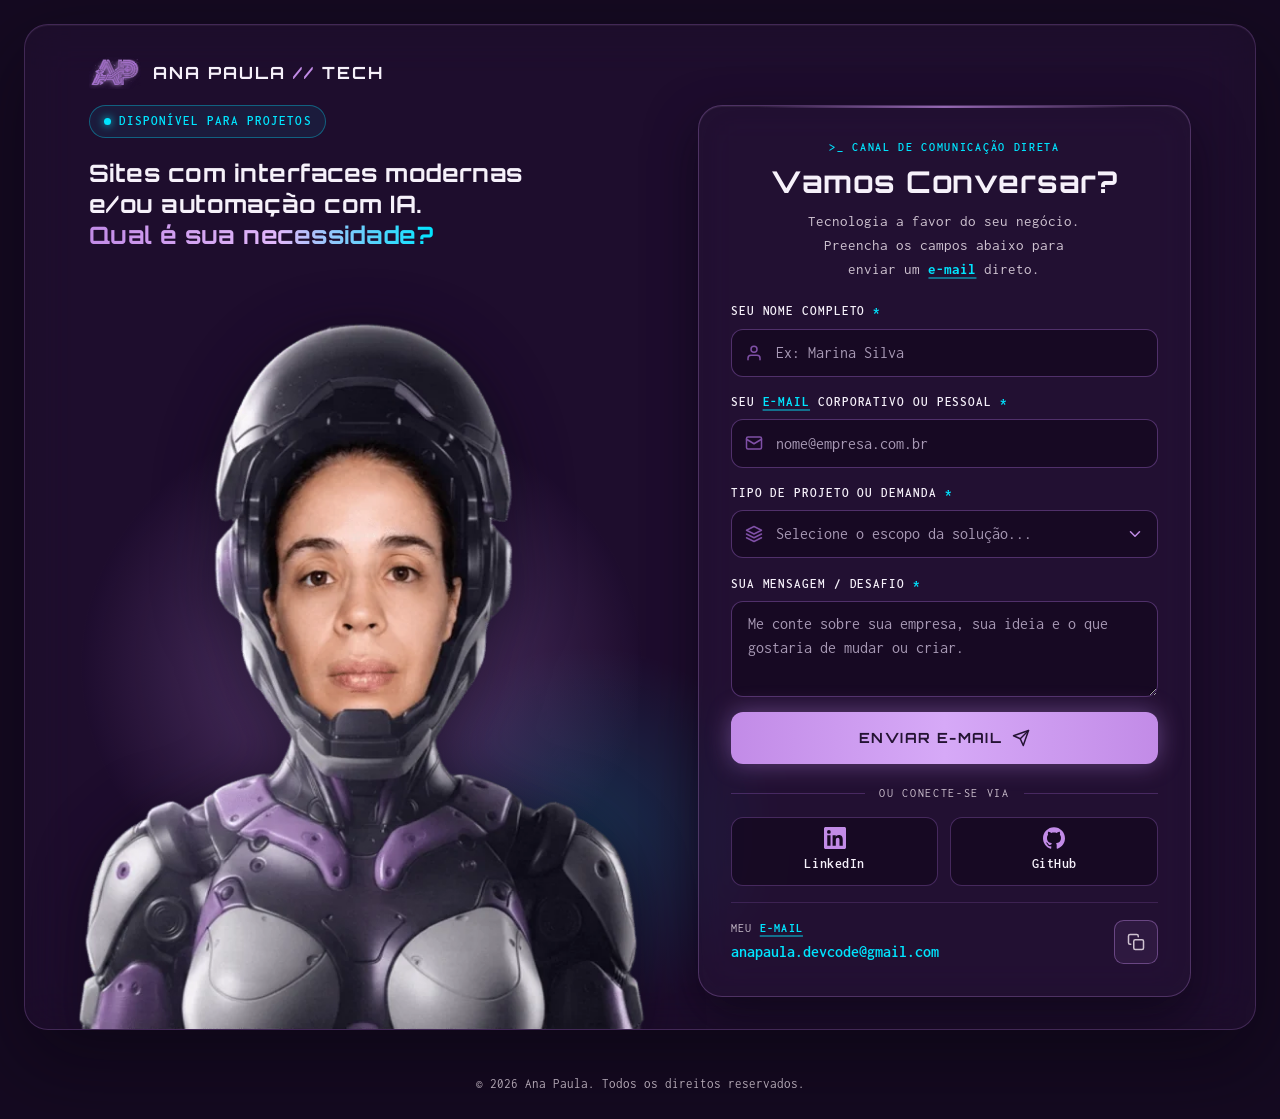
<file: index.html>
<!DOCTYPE html>
<html lang="pt-BR">
<head>
<meta charset="utf-8">
<meta name="viewport" content="width=device-width, initial-scale=1, viewport-fit=cover">
<title>Ana Paula // Sites e Automação com IA — Contato</title>
<meta name="description" content="Sites com interfaces modernas e/ou automação com IA. Conte sua necessidade e envie um e-mail para Ana Paula, desenvolvedora front-end e gestora de automação.">
<meta name="theme-color" content="#241333">
<meta name="color-scheme" content="dark">

<!-- Política de segurança: só carrega recursos do próprio site e envia o formulário ao FormSubmit.
     Se um dia adicionar analytics ou outros scripts, inclua o domínio deles aqui. -->
<meta http-equiv="Content-Security-Policy" content="default-src 'self'; script-src 'self'; style-src 'self'; img-src 'self' data:; font-src 'self'; connect-src https://formsubmit.co; form-action https://formsubmit.co; base-uri 'self'; object-src 'none'">

<meta property="og:type" content="website">
<meta property="og:locale" content="pt_BR">
<meta property="og:title" content="Ana Paula // Sites e Automação com IA">
<meta property="og:description" content="Sites com interfaces modernas e/ou automação com IA. Qual é sua necessidade?">

<!-- Favicon (logo AP) -->
<link rel="icon" href="favicon.ico" sizes="48x48">
<link rel="icon" type="image/png" sizes="32x32" href="favicon-32.png">
<link rel="apple-touch-icon" href="apple-touch-icon.png">

<!-- Desempenho: fontes locais pré-carregadas, CSS único, sem frameworks -->
<link rel="preload" href="assets/fonts/orbitron-latin-wght-normal.woff2" as="font" type="font/woff2" crossorigin>
<link rel="preload" href="assets/fonts/inconsolata-latin-wght-normal.woff2" as="font" type="font/woff2" crossorigin>
<link rel="preload" href="assets/ana-paula-corte.webp" as="image" type="image/webp" fetchpriority="high">
<link rel="stylesheet" href="assets/style.css">
<script src="assets/contact.js" defer></script>
</head>
<body>

<!-- Ícones reutilizáveis -->
<svg class="sprite" width="0" height="0" aria-hidden="true" focusable="false">
  <defs>
    <symbol id="i-user" viewBox="0 0 24 24"><g fill="none" stroke="currentColor" stroke-width="2" stroke-linecap="round" stroke-linejoin="round"><path d="M20 21v-2a4 4 0 0 0-4-4H8a4 4 0 0 0-4 4v2"/><circle cx="12" cy="7" r="4"/></g></symbol>
    <symbol id="i-mail" viewBox="0 0 24 24"><g fill="none" stroke="currentColor" stroke-width="2" stroke-linecap="round" stroke-linejoin="round"><rect x="2" y="4" width="20" height="16" rx="2"/><path d="m22 7-10 6L2 7"/></g></symbol>
    <symbol id="i-layers" viewBox="0 0 24 24"><g fill="none" stroke="currentColor" stroke-width="2" stroke-linecap="round" stroke-linejoin="round"><path d="m12 2 10 5-10 5L2 7z"/><path d="m2 17 10 5 10-5"/><path d="m2 12 10 5 10-5"/></g></symbol>
    <symbol id="i-send" viewBox="0 0 24 24"><g fill="none" stroke="currentColor" stroke-width="2" stroke-linecap="round" stroke-linejoin="round"><path d="M22 2 11 13"/><path d="M22 2 15 22l-4-9-9-4z"/></g></symbol>
    <symbol id="i-copy" viewBox="0 0 24 24"><g fill="none" stroke="currentColor" stroke-width="2" stroke-linecap="round" stroke-linejoin="round"><rect x="9" y="9" width="13" height="13" rx="2"/><path d="M5 15H4a2 2 0 0 1-2-2V4a2 2 0 0 1 2-2h9a2 2 0 0 1 2 2v1"/></g></symbol>
    <symbol id="i-check" viewBox="0 0 24 24"><path d="m20 6-11 11-5-5" fill="none" stroke="currentColor" stroke-width="2.2" stroke-linecap="round" stroke-linejoin="round"/></symbol>
    <symbol id="i-chev" viewBox="0 0 24 24"><path d="m6 9 6 6 6-6" fill="none" stroke="currentColor" stroke-width="2" stroke-linecap="round" stroke-linejoin="round"/></symbol>
    <symbol id="i-alert" viewBox="0 0 24 24"><g fill="none" stroke="currentColor" stroke-width="2" stroke-linecap="round" stroke-linejoin="round"><circle cx="12" cy="12" r="10"/><path d="M12 8v4M12 16h.01"/></g></symbol>
    <symbol id="i-linkedin" viewBox="0 0 24 24"><path fill="currentColor" d="M20.447 20.452h-3.554v-5.569c0-1.328-.027-3.037-1.852-3.037-1.853 0-2.136 1.445-2.136 2.939v5.667H9.351V9h3.414v1.561h.046c.477-.9 1.637-1.85 3.37-1.85 3.601 0 4.267 2.37 4.267 5.455v6.286zM5.337 7.433a2.062 2.062 0 1 1 0-4.125 2.062 2.062 0 0 1 0 4.125zM7.119 20.452H3.555V9h3.564v11.452zM22.225 0H1.771C.792 0 0 .774 0 1.729v20.542C0 23.227.792 24 1.771 24h20.451C23.2 24 24 23.227 24 22.271V1.729C24 .774 23.2 0 22.222 0z"/></symbol>
    <symbol id="i-github" viewBox="0 0 24 24"><path fill="currentColor" d="M12 .297c-6.63 0-12 5.373-12 12 0 5.303 3.438 9.8 8.205 11.385.6.113.82-.258.82-.577 0-.285-.01-1.04-.015-2.04-3.338.724-4.042-1.61-4.042-1.61C4.422 18.07 3.633 17.7 3.633 17.7c-1.087-.744.084-.729.084-.729 1.205.084 1.838 1.236 1.838 1.236 1.07 1.835 2.809 1.305 3.495.998.108-.776.417-1.305.76-1.605-2.665-.3-5.466-1.332-5.466-5.93 0-1.31.465-2.38 1.235-3.22-.135-.303-.54-1.523.105-3.176 0 0 1.005-.322 3.3 1.23.96-.267 1.98-.399 3-.405 1.02.006 2.04.138 3 .405 2.28-1.552 3.285-1.23 3.285-1.23.645 1.653.24 2.873.12 3.176.765.84 1.23 1.91 1.23 3.22 0 4.61-2.805 5.625-5.475 5.92.42.36.81 1.096.81 2.22 0 1.606-.015 2.896-.015 3.286 0 .315.21.69.825.57C20.565 22.092 24 17.592 24 12.297c0-6.627-5.373-12-12-12"/></symbol>
  </defs>
</svg>

<a class="skip" href="#form-title">Ir para o formulário de contato</a>
<div class="bg" aria-hidden="true"></div>

<main class="stage">

  <a class="brand" href="./" aria-label="Ana Paula Tech — início">
    <img class="brand__mark" src="assets/logo-mark.webp" width="160" height="99" alt="">
    <span class="brand__name">Ana Paula <span>//</span> Tech</span>
  </a>

  <section class="intro" aria-labelledby="hero-title">
    <span class="badge"><i aria-hidden="true"></i>Disponível para projetos</span>

    <h1 class="headline" id="hero-title">Sites com interfaces modernas e/ou automação com IA. <em>Qual é sua necessidade?</em></h1>

    <div class="portrait">
      <picture>
        <img src="assets/ana-paula-corte.webp" width="610" height="738" fetchpriority="high" decoding="async"
             alt="Ana Paula, desenvolvedora front-end e gestora de automação, usando capacete e traje futurista em tons de roxo e prata">
      </picture>
    </div>
  </section>

  <section class="card" aria-labelledby="form-title">
    <header class="card__head">
      <p class="eyebrow">&gt;_ Canal de comunicação direta</p>
      <h2 class="card__title" id="form-title" tabindex="-1">Vamos Conversar?</h2>
      <p class="card__lead">Tecnologia a favor do seu negócio. Preencha os campos abaixo para enviar um <span class="hl">e-mail</span> direto.</p>
    </header>

    <form class="form" id="contact-form" method="POST" action="https://formsubmit.co/anapaula.devcode@gmail.com" autocomplete="on">

      <div class="field" data-field="name">
        <label class="field__label" for="f-name">Seu nome completo <span class="req" aria-hidden="true">*</span></label>
        <div class="control">
          <svg class="icon" aria-hidden="true"><use href="#i-user"/></svg>
          <input class="input" id="f-name" name="name" type="text" autocomplete="name" maxlength="100"
                 placeholder="Ex: Marina Silva" required aria-required="true" aria-describedby="err-name">
        </div>
        <p class="field__error" id="err-name" hidden></p>
      </div>

      <div class="field" data-field="email">
        <label class="field__label" for="f-email">Seu <span class="hl">e-mail</span> corporativo ou pessoal <span class="req" aria-hidden="true">*</span></label>
        <div class="control">
          <svg class="icon" aria-hidden="true"><use href="#i-mail"/></svg>
          <input class="input" id="f-email" name="email" type="email" autocomplete="email" inputmode="email" maxlength="254"
                 spellcheck="false"
                 placeholder="nome@empresa.com.br" required aria-required="true" aria-describedby="err-email">
        </div>
        <p class="field__error" id="err-email" hidden></p>
      </div>

      <div class="field" data-field="type">
        <label class="field__label" for="f-type">Tipo de projeto ou demanda <span class="req" aria-hidden="true">*</span></label>
        <div class="control">
          <svg class="icon" aria-hidden="true"><use href="#i-layers"/></svg>
          <select class="input" id="f-type" name="tipo_de_projeto" required aria-required="true" aria-describedby="err-type">
            <option value="" selected disabled>Selecione o escopo da solução...</option>
            <option value="Criação de site">Criação de site</option>
            <option value="Automação com IA">Automação com IA</option>
            <option value="Site e Automação">Site e Automação</option>
          </select>
          <svg class="chev" aria-hidden="true"><use href="#i-chev"/></svg>
        </div>
        <p class="field__error" id="err-type" hidden></p>
      </div>

      <div class="field" data-field="message">
        <label class="field__label" for="f-message">Sua mensagem / desafio <span class="req" aria-hidden="true">*</span></label>
        <textarea class="input" id="f-message" name="message" rows="3" maxlength="2000"
                  placeholder="Me conte sobre sua empresa, sua ideia e o que gostaria de mudar ou criar."
                  required aria-required="true" aria-describedby="err-message"></textarea>
        <p class="field__error" id="err-message" hidden></p>
      </div>

      <!-- Anti-spam: campo-isca invisível + configurações do FormSubmit -->
      <div class="hp" aria-hidden="true">
        <label>Não preencha este campo <input type="text" name="_honey" tabindex="-1" autocomplete="off"></label>
      </div>
      <input type="hidden" name="_subject" value="Novo contato pelo site — Ana Paula Tech">
      <input type="hidden" name="_template" value="table">
      <input type="hidden" name="_captcha" value="false">

      <p class="notice" id="form-error" role="alert" hidden></p>

      <button class="btn btn--primary" id="submit-btn" type="submit">
        <span class="btn__label">Enviar <span class="btn__em">E-MAIL</span></span>
        <svg aria-hidden="true"><use href="#i-send"/></svg>
      </button>
    </form>

    <div class="success" id="form-success" tabindex="-1" hidden>
      <span class="success__icon" aria-hidden="true"><svg><use href="#i-check"/></svg></span>
      <h3>E-mail enviado!</h3>
      <p>Obrigada pelo contato. Recebi sua mensagem e vou responder o quanto antes.</p>
      <button class="btn btn--ghost" id="send-another" type="button">Enviar outra mensagem</button>
    </div>

    <p class="divider" role="separator"><span>Ou conecte-se via</span></p>

    <ul class="channels">
      <li>
        <a class="channel" href="https://www.linkedin.com/in/ana-paula-fernandes/?isSelfProfile=true" target="_blank" rel="noopener noreferrer">
          <svg aria-hidden="true"><use href="#i-linkedin"/></svg>
          <span>LinkedIn<span class="sr-only"> (abre em nova aba)</span></span>
        </a>
      </li>
      <li>
        <a class="channel" href="https://github.com/ana-paula-fernandes" target="_blank" rel="noopener noreferrer">
          <svg aria-hidden="true"><use href="#i-github"/></svg>
          <span>GitHub<span class="sr-only"> (abre em nova aba)</span></span>
        </a>
      </li>
    </ul>

    <div class="mail-line">
      <div class="mail-line__text">
        <span class="mail-line__label">Meu <span class="hl">E-mail</span></span>
        <a class="mail-line__addr" href="mailto:anapaula.devcode@gmail.com">anapaula.devcode@gmail.com</a>
      </div>
      <button class="copy" id="copy-btn" type="button" aria-label="Copiar meu e-mail" data-email="anapaula.devcode@gmail.com">
        <svg aria-hidden="true"><use href="#i-copy"/></svg>
      </button>
    </div>
    <p class="sr-only" id="copy-status" role="status" aria-live="polite"></p>
  </section>

</main>

<footer class="footer">
  <p>© <span id="year">2026</span> Ana Paula. Todos os direitos reservados.</p>
</footer>

</body>
</html>
</file>
<file: assets/style.css>
/* ==========================================================================
   Ana Paula // Tech — página de contato
   Identidade: roxo profundo #241333 · roxo médio #8050A7 · lilás #C28BE7
               branco suave #F6F1FA · cinza-lilás #51435D · ciano #00E5FF
   Fontes: Orbitron (títulos) + Inconsolata (textos), hospedadas localmente.
   ========================================================================== */

@font-face {
  font-family: "Orbitron";
  src: url("fonts/orbitron-latin-wght-normal.woff2") format("woff2");
  font-weight: 400 900;
  font-style: normal;
  font-display: swap;
}
@font-face {
  font-family: "Inconsolata";
  src: url("fonts/inconsolata-latin-wght-normal.woff2") format("woff2");
  font-weight: 200 900;
  font-style: normal;
  font-display: swap;
}

:root {
  --deep: #241333;
  --deep-2: #1c0b2b;
  --deep-3: #150a21;
  --mid: #8050a7;
  --lilac: #c28be7;
  --light: #f6f1fa;
  --muted: #51435d;
  --cyan: #00e5ff;

  --text: #f6f1fa;
  --text-dim: #cfc3d1;      /* texto secundário sobre fundo escuro (≥ 9:1) */
  --placeholder: #a899b5;   /* ≥ 4.5:1 sobre o fundo dos campos */
  --field-bg: rgba(21, 10, 33, 0.78);
  --field-border: rgba(128, 80, 167, 0.55);
  --error: #ffb4ab;          /* apenas estados de erro (sempre acompanhado de ícone e texto) */

  --font-title: "Orbitron", "Segoe UI", system-ui, sans-serif;
  --font-body: "Inconsolata", ui-monospace, "SFMono-Regular", Menlo, Consolas, monospace;

  --radius: 1rem;
  --radius-lg: 1.5rem;
}

*, *::before, *::after { box-sizing: border-box; }

html {
  -webkit-text-size-adjust: 100%;
  text-size-adjust: 100%;
  color-scheme: dark;
  background: var(--deep-3);
}

body {
  margin: 0;
  min-height: 100vh;
  min-height: 100dvh;
  display: flex;
  flex-direction: column;
  font-family: var(--font-body);
  font-size: 1rem;
  line-height: 1.6;
  color: var(--text);
  background: var(--deep-3);
  overflow-x: hidden;
  -webkit-font-smoothing: antialiased;
  -moz-osx-font-smoothing: grayscale;
}

img, svg { display: block; max-width: 100%; }
button, input, select, textarea { font: inherit; color: inherit; }
a { color: inherit; }

::selection { background: var(--lilac); color: var(--deep); }

/* ---------- Atmosfera de fundo (só gradientes: leve e sem JS) ---------- */
.bg {
  position: fixed;
  inset: 0;
  z-index: -1;
  pointer-events: none;
  background:
    radial-gradient(60% 50% at 12% 18%, rgba(128, 80, 167, 0.34), transparent 70%),
    radial-gradient(45% 40% at 88% 78%, rgba(0, 229, 255, 0.10), transparent 70%),
    linear-gradient(118deg, transparent 28%, rgba(128, 80, 167, 0.20) 44%, transparent 58%),
    linear-gradient(118deg, transparent 56%, rgba(194, 139, 231, 0.10) 70%, transparent 82%),
    var(--deep-3);
}

/* ---------- Acessibilidade ---------- */
.skip {
  position: absolute;
  left: 1rem;
  top: -4rem;
  z-index: 100;
  padding: 0.75rem 1rem;
  border-radius: 0.5rem;
  background: var(--light);
  color: var(--deep);
  font-weight: 700;
  text-decoration: none;
  transition: top 0.15s;
}
.skip:focus { top: 1rem; }

.sprite { position: absolute; width: 0; height: 0; overflow: hidden; }

.sr-only {
  position: absolute !important;
  width: 1px; height: 1px;
  margin: -1px; padding: 0;
  overflow: hidden;
  clip: rect(0 0 0 0);
  white-space: nowrap;
  border: 0;
}

:focus-visible {
  outline: 2px solid var(--cyan);
  outline-offset: 3px;
}

/* ---------- Palco ---------- */
.stage {
  flex: 1 0 auto;
  width: 100%;
  max-width: 1200px;
  margin: 0 auto;
  padding: 1rem;
  display: grid;
  grid-template-columns: 1fr;
  gap: 1.5rem;
  align-content: start;
}

.brand {
  display: inline-flex;
  align-items: center;
  gap: 0.75rem;
  text-decoration: none;
  width: fit-content;
}
.brand__mark { width: 44px; height: auto; }
.brand__name {
  font-family: var(--font-title);
  font-weight: 700;
  font-size: 0.95rem;
  letter-spacing: 0.12em;
  text-transform: uppercase;
  color: var(--light);
}
.brand__name span { color: var(--lilac); }

/* ---------- Coluna de apresentação ---------- */
.intro {
  display: flex;
  flex-direction: column;
  gap: 1.25rem;
  min-width: 0;
  padding: 1.5rem 1.25rem 0;
  overflow: hidden;
  border: 1px solid rgba(194, 139, 231, 0.22);
  border-radius: var(--radius-lg);
  background: rgba(36, 19, 51, 0.88);
  box-shadow: 0 20px 50px rgba(8, 3, 14, 0.45), inset 0 1px 1px rgba(255, 255, 255, 0.06);
}
@supports ((backdrop-filter: blur(1px)) or (-webkit-backdrop-filter: blur(1px))) {
  .intro {
    background: rgba(36, 19, 51, 0.55);
    -webkit-backdrop-filter: blur(20px) saturate(140%);
    backdrop-filter: blur(20px) saturate(140%);
  }
}

.badge {
  display: inline-flex;
  align-items: center;
  gap: 0.5rem;
  width: fit-content;
  padding: 0.3rem 0.85rem;
  border: 1px solid rgba(0, 229, 255, 0.35);
  border-radius: 999px;
  background: rgba(0, 229, 255, 0.07);
  color: var(--cyan);
  font-size: 0.8125rem;
  font-weight: 600;
  letter-spacing: 0.08em;
  text-transform: uppercase;
}
.badge i {
  width: 7px; height: 7px;
  border-radius: 50%;
  background: var(--cyan);
  box-shadow: 0 0 8px var(--cyan);
  animation: pulse 2.4s ease-in-out infinite;
}

.headline {
  margin: 0;
  font-family: var(--font-title);
  font-weight: 700;
  font-size: clamp(1.125rem, 0.95rem + 0.85vw, 1.5rem);
  line-height: 1.3;
  letter-spacing: 0.02em;
  color: var(--light);
  text-wrap: balance;
}
.headline em {
  font-style: normal;
  color: var(--lilac);
}
@supports ((-webkit-background-clip: text) or (background-clip: text)) {
  .headline em {
    background: linear-gradient(90deg, var(--lilac), #e1b7fa 55%, var(--cyan));
    -webkit-background-clip: text;
    background-clip: text;
    -webkit-text-fill-color: transparent;
    color: transparent;
  }
}

.portrait {
  position: relative;
  margin: auto 0 0;          /* encosta a figura na base do painel */
  width: 100%;
  max-width: 300px;
  align-self: center;
}
.portrait::before {           /* brilho lilás/ciano atrás da figura */
  content: "";
  position: absolute;
  inset: 8% -18% 0;
  z-index: 0;
  background:
    radial-gradient(50% 55% at 50% 45%, rgba(194, 139, 231, 0.38), transparent 70%),
    radial-gradient(35% 40% at 78% 70%, rgba(0, 229, 255, 0.16), transparent 70%);
  pointer-events: none;
}
.portrait picture { display: block; position: relative; z-index: 1; }
.portrait img {
  width: 100%;
  height: auto;
  aspect-ratio: 610 / 738;
  object-fit: contain;
  object-position: bottom;
  filter: drop-shadow(0 10px 28px rgba(8, 3, 14, 0.55));
}
/* ---------- Cartão de contato (vidro) ---------- */
.card {
  position: relative;
  width: 100%;
  max-width: 520px;
  justify-self: center;
  padding: 1.5rem 1.25rem;
  border: 1px solid rgba(194, 139, 231, 0.28);
  border-radius: var(--radius-lg);
  background: rgba(36, 19, 51, 0.9);
  box-shadow: 0 20px 50px rgba(8, 3, 14, 0.55), inset 0 1px 1px rgba(255, 255, 255, 0.08);
}
@supports ((backdrop-filter: blur(1px)) or (-webkit-backdrop-filter: blur(1px))) {
  .card {
    background: rgba(36, 19, 51, 0.66);
    -webkit-backdrop-filter: blur(20px) saturate(140%);
    backdrop-filter: blur(20px) saturate(140%);
  }
}
.card::before {
  content: "";
  position: absolute;
  top: 0; left: 12%; right: 12%;
  height: 2px;
  background: linear-gradient(90deg, transparent, var(--lilac), transparent);
  opacity: 0.7;
}

.card__head { text-align: center; margin-bottom: 1.25rem; }
.eyebrow {
  margin: 0 0 0.4rem;
  font-size: 0.75rem;
  font-weight: 600;
  letter-spacing: 0.14em;
  text-transform: uppercase;
  color: var(--cyan);
}
.card__title {
  margin: 0;
  font-family: var(--font-title);
  font-weight: 700;
  font-size: clamp(1.4rem, 1.1rem + 1vw, 1.875rem);
  letter-spacing: 0.03em;
  line-height: 1.2;
}
.card__lead {
  margin: 0.6rem auto 0;
  max-width: 34ch;
  font-size: 0.9375rem;
  color: var(--text-dim);
}

/* Destaque da palavra e-mail */
.hl {
  font-weight: 700;
  color: var(--cyan);
  text-decoration: underline;
  text-decoration-color: rgba(0, 229, 255, 0.45);
  text-decoration-thickness: 2px;
  text-underline-offset: 3px;
}

/* ---------- Formulário ---------- */
.form { display: grid; gap: 0.95rem; }

.field { display: grid; gap: 0.4rem; }
.field__label {
  font-size: 0.8125rem;
  font-weight: 600;
  letter-spacing: 0.07em;
  text-transform: uppercase;
  color: var(--text);
}
.field__label .req { color: var(--cyan); }

.control { position: relative; }
.control > svg.icon {
  position: absolute;
  left: 0.9rem;
  top: 1.5rem;
  transform: translateY(-50%);
  width: 18px; height: 18px;
  color: var(--mid);
  pointer-events: none;
}
.control > svg.chev {
  position: absolute;
  right: 0.9rem;
  top: 1.5rem;
  transform: translateY(-50%);
  width: 18px; height: 18px;
  color: var(--lilac);
  pointer-events: none;
}

.input {
  width: 100%;
  min-height: 3rem;
  padding: 0.65rem 1rem 0.65rem 2.75rem;
  border: 1px solid var(--field-border);
  border-radius: 0.75rem;
  background: var(--field-bg);
  color: var(--text);
  font-size: 1rem;
  caret-color: var(--cyan);
  transition: border-color 0.2s, box-shadow 0.2s;
}
.input::placeholder { color: var(--placeholder); opacity: 1; }
.input:hover { border-color: rgba(194, 139, 231, 0.7); }
.input:focus {
  outline: none;
  border-color: var(--lilac);
  box-shadow: 0 0 0 3px rgba(0, 229, 255, 0.28), 0 0 14px rgba(194, 139, 231, 0.3);
}
select.input {
  appearance: none;
  -webkit-appearance: none;
  padding-right: 2.75rem;
  cursor: pointer;
}
select.input:invalid { color: var(--placeholder); }
select.input option { background: var(--deep); color: var(--light); }
textarea.input {
  padding-left: 1rem;
  min-height: 6rem;
  resize: vertical;
  line-height: 1.5;
}

/* Estado de erro: cor + ícone + texto (nunca só cor) */
.field--error .input {
  border-color: var(--error);
}
.field--error .input:focus {
  box-shadow: 0 0 0 3px rgba(255, 180, 171, 0.28);
}
.field__error {
  display: flex;
  align-items: flex-start;
  gap: 0.4rem;
  margin: 0;
  font-size: 0.875rem;
  line-height: 1.35;
  color: var(--error);
}
.field__error[hidden] { display: none; }
.field__error svg { flex: none; width: 16px; height: 16px; margin-top: 2px; }

/* Honeypot anti-spam (fora da tela, invisível para pessoas) */
.hp { position: absolute; left: -9999px; width: 1px; height: 1px; overflow: hidden; }

/* ---------- Botões ---------- */
.btn {
  display: inline-flex;
  align-items: center;
  justify-content: center;
  gap: 0.6rem;
  min-height: 3.25rem;
  padding: 0.8rem 1.5rem;
  border: 0;
  border-radius: 0.75rem;
  font-family: var(--font-title);
  font-weight: 700;
  font-size: 0.875rem;
  letter-spacing: 0.1em;
  text-transform: uppercase;
  text-decoration: none;
  cursor: pointer;
  transition: filter 0.2s, transform 0.15s, box-shadow 0.2s;
}
.btn svg { width: 18px; height: 18px; flex: none; }
.btn--primary {
  width: 100%;
  background: linear-gradient(90deg, var(--lilac), #d6a9f7 50%, var(--lilac));
  color: var(--deep);
  box-shadow: 0 0 24px rgba(194, 139, 231, 0.42);
}
.btn--primary:hover { filter: brightness(1.08); }
.btn--primary:active { transform: scale(0.99); }
.btn--primary[disabled] { cursor: progress; filter: saturate(0.7) brightness(0.9); }
.btn--ghost {
  border: 1px solid rgba(194, 139, 231, 0.4);
  background: rgba(194, 139, 231, 0.08);
  color: var(--light);
}
.btn--ghost:hover { background: rgba(194, 139, 231, 0.18); }

.spinner {
  width: 18px; height: 18px;
  border: 2px solid rgba(36, 19, 51, 0.3);
  border-top-color: var(--deep);
  border-radius: 50%;
  animation: spin 0.8s linear infinite;
}

/* ---------- Mensagens de envio ---------- */
.notice {
  margin: 0;
  padding: 0.9rem 1rem;
  border: 1px solid rgba(255, 180, 171, 0.5);
  border-radius: 0.75rem;
  background: rgba(255, 180, 171, 0.08);
  font-size: 0.9375rem;
  line-height: 1.45;
}
.notice[hidden] { display: none; }
.notice strong { display: flex; align-items: center; gap: 0.4rem; color: var(--error); margin-bottom: 0.25rem; }
.notice strong svg { width: 18px; height: 18px; flex: none; }
.notice a { color: var(--cyan); font-weight: 700; }

.success {
  display: grid;
  justify-items: center;
  gap: 0.75rem;
  padding: 1.5rem 0.5rem;
  text-align: center;
}
.success[hidden] { display: none; }
.success:focus { outline: none; }
.success__icon {
  display: grid;
  place-items: center;
  width: 56px; height: 56px;
  border-radius: 50%;
  border: 1px solid rgba(0, 229, 255, 0.5);
  background: rgba(0, 229, 255, 0.1);
  color: var(--cyan);
}
.success__icon svg { width: 28px; height: 28px; }
.success h3 {
  margin: 0;
  font-family: var(--font-title);
  font-size: 1.25rem;
  letter-spacing: 0.03em;
}
.success p { margin: 0; color: var(--text-dim); max-width: 32ch; }
.success .btn { width: auto; margin-top: 0.5rem; }

/* ---------- Canais alternativos ---------- */
.divider {
  display: flex;
  align-items: center;
  gap: 0.9rem;
  margin: 1.25rem 0 0.85rem;
  font-size: 0.75rem;
  letter-spacing: 0.14em;
  text-transform: uppercase;
  color: var(--text-dim);
}
.divider::before, .divider::after {
  content: "";
  flex: 1;
  height: 1px;
  background: rgba(128, 80, 167, 0.4);
}

.channels {
  display: grid;
  grid-template-columns: 1fr 1fr;
  gap: 0.75rem;
  margin: 0;
  padding: 0;
  list-style: none;
}
.channel {
  display: flex;
  flex-direction: column;
  align-items: center;
  justify-content: center;
  gap: 0.25rem;
  min-height: 4rem;
  padding: 0.6rem;
  border: 1px solid rgba(128, 80, 167, 0.45);
  border-radius: 0.75rem;
  background: var(--field-bg);
  text-decoration: none;
  font-size: 0.875rem;
  font-weight: 600;
  letter-spacing: 0.04em;
  transition: border-color 0.2s, background 0.2s;
}
.channel svg { width: 22px; height: 22px; color: var(--lilac); transition: transform 0.2s; }
.channel:hover { border-color: var(--lilac); background: rgba(194, 139, 231, 0.12); }
.channel:hover svg { transform: scale(1.1); }

.mail-line {
  display: flex;
  align-items: center;
  justify-content: space-between;
  gap: 0.75rem;
  margin-top: 1rem;
  padding-top: 1rem;
  border-top: 1px solid rgba(128, 80, 167, 0.28);
}
.mail-line__text { min-width: 0; display: grid; }
.mail-line__label {
  font-size: 0.75rem;
  letter-spacing: 0.1em;
  text-transform: uppercase;
  color: var(--text-dim);
}
.mail-line__addr {
  overflow-wrap: anywhere;
  font-weight: 600;
  color: var(--cyan);
  text-decoration: none;
}
.mail-line__addr:hover { text-decoration: underline; }
.copy {
  flex: none;
  display: grid;
  place-items: center;
  width: 44px; height: 44px;
  border: 1px solid rgba(194, 139, 231, 0.4);
  border-radius: 0.6rem;
  background: rgba(194, 139, 231, 0.08);
  color: var(--text-dim);
  cursor: pointer;
  transition: color 0.2s, background 0.2s;
}
.copy:hover { color: var(--cyan); background: rgba(194, 139, 231, 0.18); }
.copy svg { width: 18px; height: 18px; }
.copy[data-copied="true"] { color: var(--cyan); }

/* ---------- Rodapé ---------- */
.footer {
  padding: 1.25rem 1rem 1.5rem;
  text-align: center;
  font-size: 0.8125rem;
  color: var(--text-dim);
}
.footer p { margin: 0; }

/* ---------- Página 404 ---------- */
.notfound {
  flex: 1 0 auto;
  display: grid;
  place-content: center;
  justify-items: center;
  gap: 1rem;
  padding: 2rem 1.25rem;
  text-align: center;
}
.notfound__code {
  margin: 0;
  font-family: var(--font-title);
  font-weight: 800;
  font-size: clamp(4.5rem, 3rem + 8vw, 8rem);
  line-height: 1;
  letter-spacing: 0.04em;
  color: var(--lilac);
}
@supports ((-webkit-background-clip: text) or (background-clip: text)) {
  .notfound__code {
    background: linear-gradient(90deg, var(--lilac), #e1b7fa 55%, var(--cyan));
    -webkit-background-clip: text;
    background-clip: text;
    -webkit-text-fill-color: transparent;
    color: transparent;
  }
}
.notfound h1 {
  margin: 0;
  font-family: var(--font-title);
  font-size: clamp(1.25rem, 1rem + 1vw, 1.75rem);
  letter-spacing: 0.03em;
}
.notfound p { margin: 0; max-width: 40ch; color: var(--text-dim); }
.notfound .btn { width: auto; margin-top: 0.75rem; }
.notfound .brand { margin-bottom: 1.5rem; }

/* ---------- Animações ---------- */
@keyframes pulse { 0%, 100% { opacity: 1; } 50% { opacity: 0.35; } }
@keyframes spin { to { transform: rotate(360deg); } }

@media (prefers-reduced-motion: reduce) {
  *, *::before, *::after {
    animation-duration: 0.001ms !important;
    animation-iteration-count: 1 !important;
    transition-duration: 0.001ms !important;
    scroll-behavior: auto !important;
  }
}

/* ---------- Telas médias ---------- */
@media (min-width: 600px) {
  .stage { padding: 1.5rem; }
  .card { padding: 2rem; }
}

/* ---------- Desktop ---------- */
@media (min-width: 960px) {
  .stage {
    margin: 1.5rem auto;
    width: calc(100% - 3rem);
    flex: 0 0 auto;
    grid-template-columns: minmax(0, 1.05fr) minmax(0, 0.95fr);
    grid-template-areas:
      "brand brand"
      "intro card";
    column-gap: clamp(2rem, 5vw, 5rem);
    row-gap: 1rem;
    align-items: stretch;
    align-content: stretch;
    padding: 2rem 3rem 0;
    overflow: hidden;
    border: 1px solid rgba(194, 139, 231, 0.22);
    border-radius: var(--radius-lg);
    background: rgba(36, 19, 51, 0.88);
    box-shadow: 0 30px 80px rgba(8, 3, 14, 0.5), inset 0 1px 1px rgba(255, 255, 255, 0.06);
  }
  @supports ((backdrop-filter: blur(1px)) or (-webkit-backdrop-filter: blur(1px))) {
    .stage {
      background: rgba(36, 19, 51, 0.5);
      -webkit-backdrop-filter: blur(24px) saturate(140%);
      backdrop-filter: blur(24px) saturate(140%);
    }
  }
  .brand { grid-area: brand; align-self: start; }
  .intro {
    grid-area: intro;
    padding: 0;
    overflow: visible;
    border: 0;
    border-radius: 0;
    background: none;
    box-shadow: none;
    -webkit-backdrop-filter: none;
    backdrop-filter: none;
  }
  .portrait {
    align-self: center;
    width: calc(100% + 3rem);   /* ocupa a coluna toda e um pouco além, para preencher a altura */
    max-width: 640px;
  }
  .card { grid-area: card; align-self: center; justify-self: end; max-width: 520px; padding: 2rem; margin-bottom: 2rem; }
  .brand__name { font-size: 1.05rem; }
  .brand__mark { width: 52px; }
}

@media (min-width: 1280px) {
  .stage { padding-left: 4rem; padding-right: 4rem; max-width: 1240px; }
}

/* ---------- Alto contraste forçado (Windows) ---------- */
@media (forced-colors: active) {
  .input, .channel, .copy, .btn--ghost, .card, .intro { border: 1px solid CanvasText; }
  .btn--primary { border: 1px solid ButtonText; }
}
</file>
